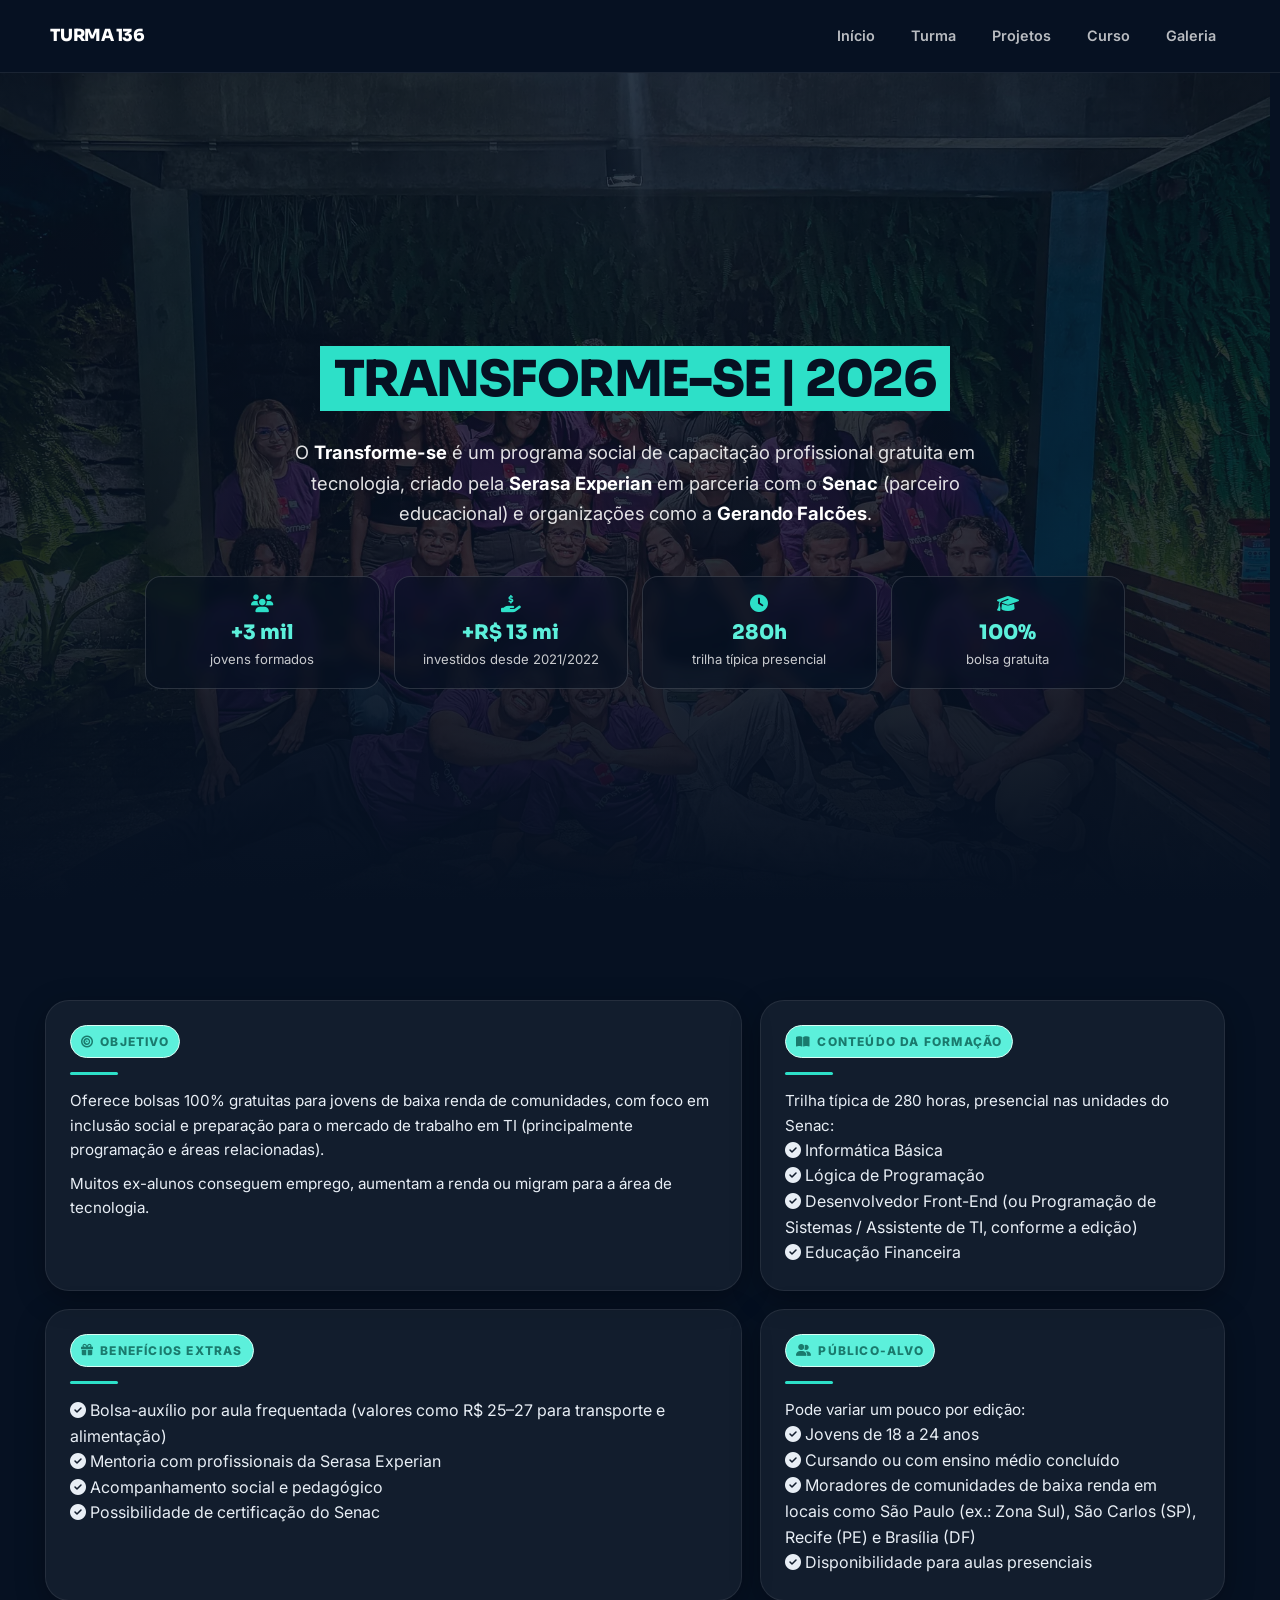
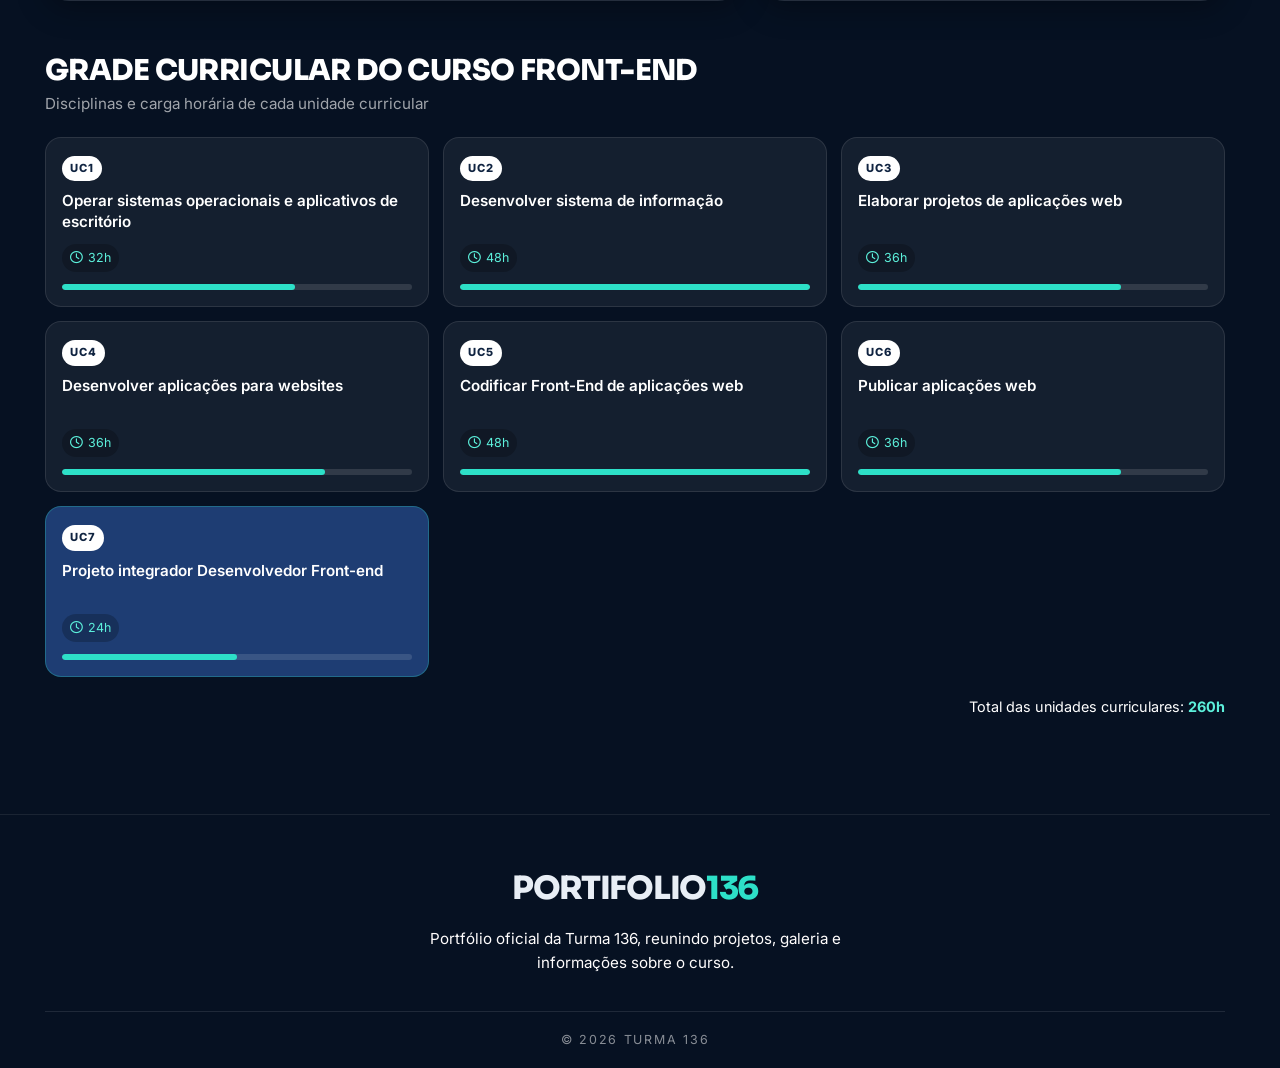
<file: curso.html>
<!DOCTYPE html>
<html lang="pt-br">

<head>
  <meta charset="UTF-8">
  <meta name="viewport" content="width=device-width, initial-scale=1.0">
  <link rel="stylesheet" href="https://cdnjs.cloudflare.com/ajax/libs/font-awesome/6.4.0/css/all.min.css">
  <link rel="icon" type="image/png" href="assents/imagens/SharkImage.png">
  <link rel="stylesheet" href="style/style.css">
  <link rel="stylesheet" href="style/header.css">
  <link rel="stylesheet" href="style/curso.css">
  <link rel="stylesheet" href="style/footer.css">
  <title>Portfólio | Turma 136 - Curso</title>
</head>

<body>
  <header class="header">
    <div class="container nav">
      <a href="index.html" class="brand">
        <div>
          <strong>Turma 136</strong>
        </div>
      </a>
      <nav id="mainNav">
        <a href="index.html">Início</a>
        <a href="turma.html">Turma</a>
        <a href="projetos.html">Projetos</a>
        <a href="curso.html">Curso</a>
        <a href="galeria.html">Galeria</a>
      </nav>
      <button class="menu-toggle" id="menuToggle" aria-label="Abrir menu"><i class="fa-solid fa-bars"></i></button>
    </div>
  </header>

  <main>

    <section id="curso" class="curso">
      <div class="curso-hero">
        <div class="curso-wrap">

          <div class="curso-header">
            <h2 class="curso-titulo">Transforme-se | 2026</h2>
            <p class="curso-intro">
              O <strong>Transforme-se</strong> é um programa social de capacitação profissional gratuita em tecnologia,
              criado pela <strong>Serasa Experian</strong> em parceria com o <strong>Senac</strong> (parceiro
              educacional)
              e organizações como a <strong>Gerando Falcões</strong>.
            </p>
          </div>

          <!-- Números do programa -->
          <div class="curso-stats">
            <div class="stat-card">
              <i class="fa-solid fa-users"></i>
              <strong>+3 mil</strong>
              <span>jovens formados</span>
            </div>
            <div class="stat-card">
              <i class="fa-solid fa-hand-holding-dollar"></i>
              <strong>+R$ 13 mi</strong>
              <span>investidos desde 2021/2022</span>
            </div>
            <div class="stat-card">
              <i class="fa-solid fa-clock"></i>
              <strong>280h</strong>
              <span>trilha típica presencial</span>
            </div>
            <div class="stat-card">
              <i class="fa-solid fa-graduation-cap"></i>
              <strong>100%</strong>
              <span>bolsa gratuita</span>
            </div>
          </div>
        </div>
      </div>

      <div class="curso-wrap curso-conteudo">

        <!-- Características -->
        <div class="curso-info">

          <div class="info-card">
            <span class="info-tag"><i class="fa-solid fa-bullseye"></i> Objetivo</span>
            <div class="divider"></div>
            <p>
              Oferece bolsas 100% gratuitas para jovens de baixa renda de comunidades, com foco em inclusão social e
              preparação para o mercado de trabalho em TI (principalmente programação e áreas relacionadas).
            </p>
            <p>
              Muitos ex-alunos conseguem emprego, aumentam a renda ou migram para a área de tecnologia.
            </p>
          </div>

          <div class="info-card">
            <span class="info-tag"><i class="fa-solid fa-book-open"></i> Conteúdo da formação</span>
            <div class="divider"></div>
            <p>Trilha típica de 280 horas, presencial nas unidades do Senac:</p>
            <ul class="info-list">
              <li><i class="fa-solid fa-circle-check"></i> Informática Básica</li>
              <li><i class="fa-solid fa-circle-check"></i> Lógica de Programação</li>
              <li><i class="fa-solid fa-circle-check"></i> Desenvolvedor Front-End (ou Programação de Sistemas /
                Assistente de TI, conforme a edição)</li>
              <li><i class="fa-solid fa-circle-check"></i> Educação Financeira</li>
            </ul>
          </div>

          <div class="info-card">
            <span class="info-tag"><i class="fa-solid fa-gift"></i> Benefícios extras</span>
            <div class="divider"></div>
            <ul class="info-list">
              <li><i class="fa-solid fa-circle-check"></i> Bolsa-auxílio por aula frequentada (valores como R$ 25–27
                para transporte e alimentação)</li>
              <li><i class="fa-solid fa-circle-check"></i> Mentoria com profissionais da Serasa Experian</li>
              <li><i class="fa-solid fa-circle-check"></i> Acompanhamento social e pedagógico</li>
              <li><i class="fa-solid fa-circle-check"></i> Possibilidade de certificação do Senac</li>
            </ul>
          </div>

          <div class="info-card">
            <span class="info-tag"><i class="fa-solid fa-user-group"></i> Público-alvo</span>
            <div class="divider"></div>
            <p>Pode variar um pouco por edição:</p>
            <ul class="info-list">
              <li><i class="fa-solid fa-circle-check"></i> Jovens de 18 a 24 anos</li>
              <li><i class="fa-solid fa-circle-check"></i> Cursando ou com ensino médio concluído</li>
              <li><i class="fa-solid fa-circle-check"></i> Moradores de comunidades de baixa renda em locais como São
                Paulo (ex.: Zona Sul), São Carlos (SP), Recife (PE) e Brasília (DF)</li>
              <li><i class="fa-solid fa-circle-check"></i> Disponibilidade para aulas presenciais</li>
            </ul>
          </div>

        </div>

        <!-- Grade curricular -->
        <h3 class="grade-titulo">Grade Curricular do Curso Front-End</h3>
        <p class="grade-sub">Disciplinas e carga horária de cada unidade curricular</p>

        <div class="grade-grid">
          <div class="uc-card">
            <span class="uc-num">UC1</span>
            <h4 class="uc-nome">Operar sistemas operacionais e aplicativos de escritório</h4>
            <div class="uc-horas"><i class="fa-regular fa-clock"></i> 32h</div>
            <div class="uc-barra"><span style="--w: 66.6%"></span></div>
          </div>

          <div class="uc-card">
            <span class="uc-num">UC2</span>
            <h4 class="uc-nome">Desenvolver sistema de informação</h4>
            <div class="uc-horas"><i class="fa-regular fa-clock"></i> 48h</div>
            <div class="uc-barra"><span style="--w: 100%"></span></div>
          </div>

          <div class="uc-card">
            <span class="uc-num">UC3</span>
            <h4 class="uc-nome">Elaborar projetos de aplicações web</h4>
            <div class="uc-horas"><i class="fa-regular fa-clock"></i> 36h</div>
            <div class="uc-barra"><span style="--w: 75%"></span></div>
          </div>

          <div class="uc-card">
            <span class="uc-num">UC4</span>
            <h4 class="uc-nome">Desenvolver aplicações para websites</h4>
            <div class="uc-horas"><i class="fa-regular fa-clock"></i> 36h</div>
            <div class="uc-barra"><span style="--w: 75%"></span></div>
          </div>

          <div class="uc-card">
            <span class="uc-num">UC5</span>
            <h4 class="uc-nome">Codificar Front-End de aplicações web</h4>
            <div class="uc-horas"><i class="fa-regular fa-clock"></i> 48h</div>
            <div class="uc-barra"><span style="--w: 100%"></span></div>
          </div>

          <div class="uc-card">
            <span class="uc-num">UC6</span>
            <h4 class="uc-nome">Publicar aplicações web</h4>
            <div class="uc-horas"><i class="fa-regular fa-clock"></i> 36h</div>
            <div class="uc-barra"><span style="--w: 75%"></span></div>
          </div>

          <div class="uc-card destaque">
            <span class="uc-num">UC7</span>
            <h4 class="uc-nome">Projeto integrador Desenvolvedor Front-end</h4>
            <div class="uc-horas"><i class="fa-regular fa-clock"></i> 24h</div>
            <div class="uc-barra"><span style="--w: 50%"></span></div>
          </div>
        </div>

        <p class="grade-total">Total das unidades curriculares: <strong>260h</strong></p>

      </div>
    </section>
  </main>

  <section class="footer-section">
    <footer class="footer">
      <div class="footer-container">
        <div class="footer-content">
          <div class="footer-brand">
            <div class="logo-container">
              <span class="logo">Portifolio<span class="logo-accent">136</span></span>
            </div>
            <p class="description">
              Portfólio oficial da Turma 136, reunindo projetos, galeria e informações sobre o curso.
            </p>
          </div>
        </div>
      </div>
      <div class="footer-bottom">
        <p>&copy; 2026 TURMA 136</p>
      </div>
    </footer>
  </section>


  <script src="script/script.js"></script>
</body>

</html>
</file>
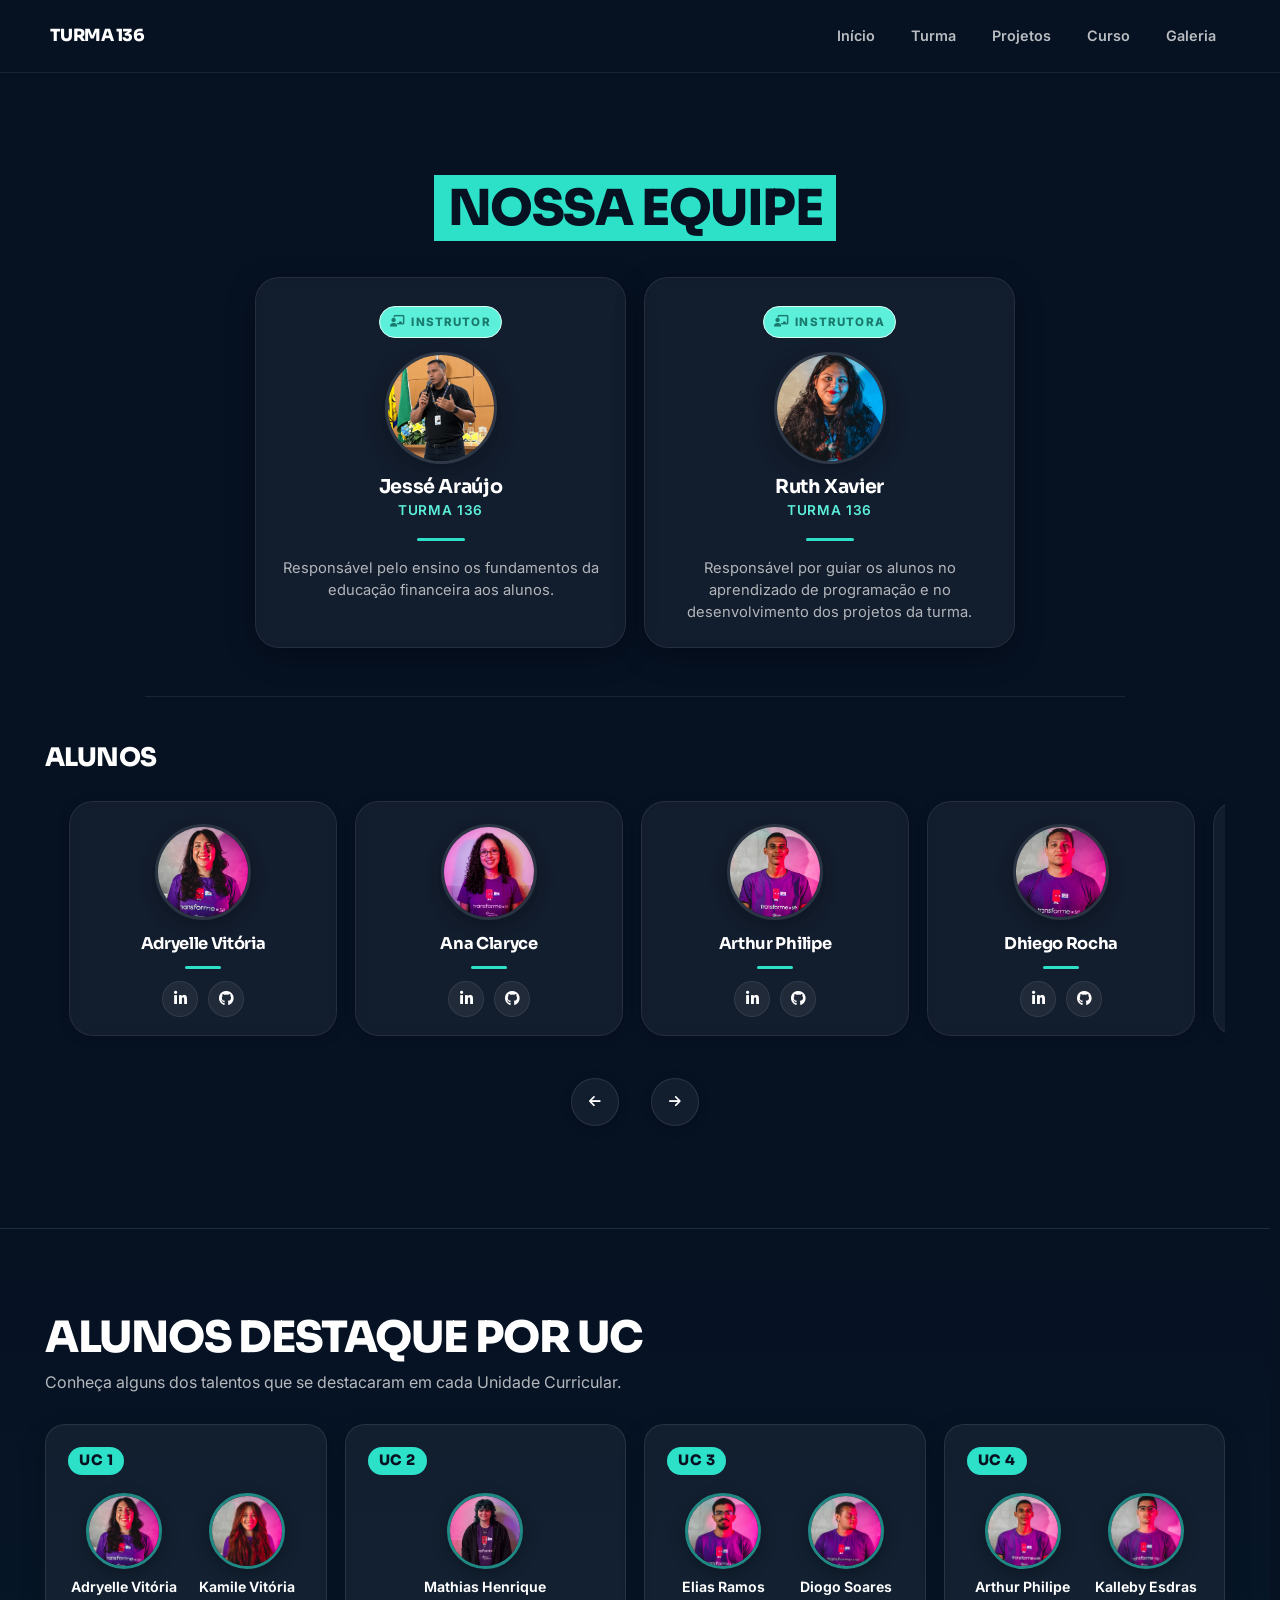
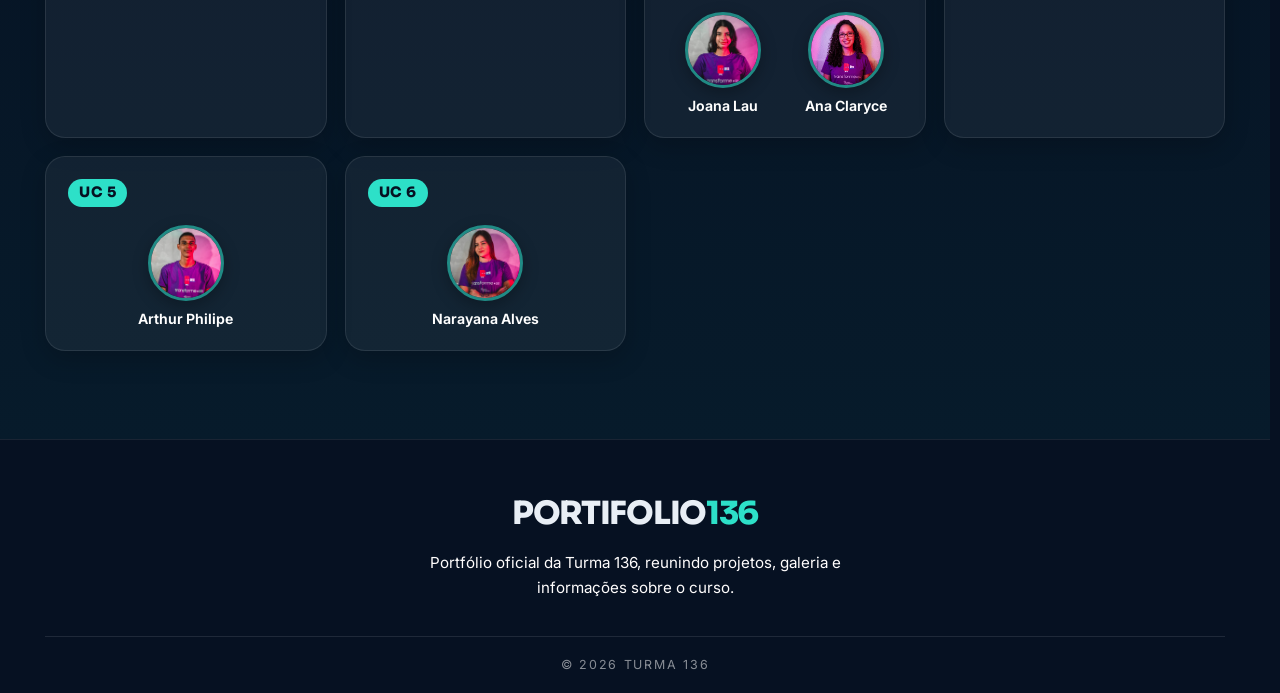
<file: turma.html>
<!DOCTYPE html>
<html lang="pt-br">

<head>
  <meta charset="UTF-8">
  <meta name="viewport" content="width=device-width, initial-scale=1.0">
  <link rel="stylesheet" href="https://cdnjs.cloudflare.com/ajax/libs/font-awesome/6.4.0/css/all.min.css">
  <link rel="icon" type="image/png" href="assents/imagens/SharkImage.png">
  <link rel="stylesheet" href="style/style.css">
  <link rel="stylesheet" href="style/header.css">
  <link rel="stylesheet" href="style/turma.css">
  <link rel="stylesheet" href="style/footer.css">
  <title>Portfólio | Turma 136 - Turma</title>
</head>

<body>
  <header class="header">
    <div class="container nav">
      <a href="index.html" class="brand">
        <div>
          <strong>Turma 136</strong>
        </div>
      </a>
      <nav id="mainNav">
        <a href="index.html">Início</a>
        <a href="turma.html">Turma</a>
        <a href="projetos.html">Projetos</a>
        <a href="curso.html">Curso</a>
        <a href="galeria.html">Galeria</a>
      </nav>
      <button class="menu-toggle" id="menuToggle" aria-label="Abrir menu"><i class="fa-solid fa-bars"></i></button>
    </div>
  </header>

  <main>

    <section class="equipe">
      <h2 class="equipe-titulo" id="turma">Nossa Equipe</h2>

      <!-- Card: Professor - Jessé -->
      <div class="professores-container">
        <div class="professora-card">
          <span class="professora-tag"><i class="fa-solid fa-chalkboard-user"></i> Instrutor</span>
          <img src="assents/imagens/Jesse.jpeg" alt="Foto de Jessé Araújo" class="profile-img">
          <h2 class="profile-name">Jessé Araújo</h2>
          <p class="profile-turma">Turma 136</p>
          <div class="divider"></div>
          <p class="profile-desc">
            Responsável pelo ensino os fundamentos da educação financeira aos alunos.
          </p>
        </div>

        <!-- Card: Professora - Ruth Xavier -->
        <div class="professora-card">
          <span class="professora-tag"><i class="fa-solid fa-chalkboard-user"></i> Instrutora</span>
          <img src="assents/imagens/Ruth.jpeg" alt="Foto de Ruth Xavier" class="profile-img">
          <h2 class="profile-name">Ruth Xavier</h2>
          <p class="profile-turma">Turma 136</p>
          <div class="divider"></div>
          <p class="profile-desc">
            Responsável por guiar os alunos no aprendizado de programação e no desenvolvimento dos projetos da turma.
          </p>
        </div>
      </div>

      <hr class="equipe-separador">

      <h3 class="equipe-subtitulo">Alunos</h3>

      <div class="equipe-grid">


        <!-- Card: Adryelle Vitória -->
        <div class="profile-card">
          <img src="assents/imagens/Adryelle_Senac.jpeg" alt="Foto de Adryelle Vitória" class="profile-img">
          <h2 class="profile-name">Adryelle Vitória</h2>
          <div class="divider"></div>
          <div class="social-links">
            <a href="https://www.linkedin.com/in/adryelle-vit%C3%B3ria-595841225/" target="_blank"
              aria-label="LinkedIn"><i class="fab fa-linkedin-in"></i></a>
            <a href="https://github.com/DriMarvel" target="_blank" aria-label="GitHub"><i class="fab fa-github"></i></a>
          </div>
        </div>

        <!-- Card: Ana Claryce -->
        <div class="profile-card">
          <img src="assents/imagens/AnaClarcy.jpeg" alt="Foto de Ana Claryce" class="profile-img">
          <h2 class="profile-name">Ana Claryce</h2>
          <div class="divider"></div>
          <div class="social-links">
            <a href="https://www.linkedin.com/in/claryce-costa/" target="_blank" aria-label="LinkedIn"><i
                class="fab fa-linkedin-in"></i></a>
            <a href="https://github.com/costaclari" target="_blank" aria-label="GitHub"><i
                class="fab fa-github"></i></a>
          </div>
        </div>

        <!-- Card: Arthur Philipe -->
        <div class="profile-card">
          <img src="assents/imagens/Arthur_Senac.jpeg" alt="Foto de Arthur Philipe" class="profile-img">
          <h2 class="profile-name">Arthur Philipe</h2>
          <div class="divider"></div>
          <div class="social-links">
            <a href="https://www.linkedin.com/in/arthur-philipe-92317935b/" target="_blank" aria-label="LinkedIn"><i
                class="fab fa-linkedin-in"></i></a>
            <a href="https://github.com/ArthurLimaAL" target="_blank" aria-label="GitHub"><i
                class="fab fa-github"></i></a>
          </div>
        </div>

        <!-- Card: Dhiego Rocha -->
        <div class="profile-card">
          <img src="assents/imagens/Dhiego_Senac.jpeg" alt="Foto de Dhiego Rocha" class="profile-img">
          <h2 class="profile-name">Dhiego Rocha</h2>
          <div class="divider"></div>
          <div class="social-links">
            <a href="https://www.linkedin.com/in/dhiegorocha07/" target="_blank" aria-label="LinkedIn"><i
                class="fab fa-linkedin-in"></i></a>
            <a href="https://github.com/dhiego07" target="_blank" aria-label="GitHub"><i class="fab fa-github"></i></a>
          </div>
        </div>

        <!-- Card: Diogo Soares -->
        <div class="profile-card">
          <img src="assents/imagens/Diogo_Senac.jpeg" alt="Foto de Diogo Soares" class="profile-img">
          <h2 class="profile-name">Diogo Soares</h2>
          <div class="divider"></div>
          <div class="social-links">
            <a href="https://www.linkedin.com/in/diogo-melo-5b212a2a4/" target="_blank" aria-label="LinkedIn"><i
                class="fab fa-linkedin-in"></i></a>
            <a href="https://github.com/Dogooh012" target="_blank" aria-label="GitHub"><i class="fab fa-github"></i></a>
          </div>
        </div>

        <!-- Card: Ewerton Tavares -->
        <div class="profile-card">
          <img src="assents/imagens/Ewerton_Senac.jpeg" alt="Foto de Ewerton Tavares" class="profile-img">
          <h2 class="profile-name">Ewerton Tavares</h2>
          <div class="divider"></div>
          <div class="social-links">
            <a href="https://www.linkedin.com/in/ewerton-thyago-aa9973256/" target="_blank" aria-label="LinkedIn"><i
                class="fab fa-linkedin-in"></i></a>
            <a href="https://github.com/ewertonthyago" target="_blank" aria-label="GitHub"><i
                class="fab fa-github"></i></a>
          </div>
        </div>

        <!-- Card: Elias Ramos -->
        <div class="profile-card">
          <img src="assents/imagens/Elias_Senac.jpeg" alt="Foto de Elias Ramos" class="profile-img">
          <h2 class="profile-name">Elias Ramos</h2>
          <div class="divider"></div>
          <div class="social-links">
            <a href="https://www.linkedin.com/in/eliasramos10/" target="_blank" aria-label="LinkedIn"><i
                class="fab fa-linkedin-in"></i></a>
            <a href="https://github.com/Elias969" target="_blank" aria-label="GitHub"><i class="fab fa-github"></i></a>
          </div>
        </div>

        <!-- Card: Jéssica Oliveira -->
        <div class="profile-card">
          <img src="assents/imagens/Jessica_Senac.jpeg" alt="Foto de Jéssica Oliveira" class="profile-img">
          <h2 class="profile-name">Jéssica Oliveira</h2>
          <div class="divider"></div>
          <div class="social-links">
            <a href="https://www.linkedin.com/in/jsscoliveira/" target="_blank" aria-label="LinkedIn"><i
                class="fab fa-linkedin-in"></i></a>
            <a href="https://github.com/jsscoliveiraa" target="_blank" aria-label="GitHub"><i
                class="fab fa-github"></i></a>
          </div>
        </div>

        <!-- Card: Joana Lau -->
        <div class="profile-card">
          <img src="assents/imagens/Joana_Senac.jpeg" alt="Foto de Joana Lau" class="profile-img">
          <h2 class="profile-name">Joana Lau</h2>
          <div class="divider"></div>
          <div class="social-links">
            <a href="https://www.linkedin.com/in/joanalau/" target="_blank" aria-label="LinkedIn"><i
                class="fab fa-linkedin-in"></i></a>
            <a href="https://github.com/JoanaLauDev" target="_blank" aria-label="GitHub"><i
                class="fab fa-github"></i></a>
          </div>
        </div>

        <!-- Card: Kalleby Esdras -->
        <div class="profile-card">
          <img src="assents/imagens/Kalleby_Senac.jpeg" alt="Foto de Kalleby Esdras" class="profile-img">
          <h2 class="profile-name">Kalleby Esdras</h2>
          <div class="divider"></div>
          <div class="social-links">
            <a href="https://www.linkedin.com/in/kalleby-esdras/" target="_blank" aria-label="LinkedIn"><i
                class="fab fa-linkedin-in"></i></a>
            <a href="https://github.com/Kesdras" target="_blank" aria-label="GitHub"><i class="fab fa-github"></i></a>
          </div>
        </div>

        <!-- Card: Kamile Vitória -->
        <div class="profile-card">
          <img src="assents/imagens/Kamile_Senac.jpeg" alt="Foto de Kamile Vitória" class="profile-img">
          <h2 class="profile-name">Kamile Vitória</h2>
          <div class="divider"></div>
          <div class="social-links">
            <a href="" target="_blank" aria-label="LinkedIn"><i class="fab fa-linkedin-in"></i></a>
            <a href="" target="_blank" aria-label="GitHub"><i class="fab fa-github"></i></a>
          </div>
        </div>

        <!-- Card: Kauã Felipe -->
        <div class="profile-card">
          <img src="assents/imagens/KauaF_Senac.jpeg" alt="Foto de Kauã Felipe" class="profile-img">
          <h2 class="profile-name">Kauã Felipe</h2>
          <div class="divider"></div>
          <div class="social-links">
            <a href="https://www.linkedin.com/in/kaua-felipe-silva/" target="_blank" aria-label="LinkedIn"><i
                class="fab fa-linkedin-in"></i></a>
            <a href="https://github.com/poucopensamento" target="_blank" aria-label="GitHub"><i
                class="fab fa-github"></i></a>
          </div>
        </div>

        <!-- Card: Kauã Rodrigues -->
        <div class="profile-card">
          <img src="assents/imagens/KauaR_Senac.jpeg" alt="Foto de Kauã Rodrigues" class="profile-img">
          <h2 class="profile-name">Kauã Rodrigues</h2>
          <div class="divider"></div>
          <div class="social-links">
            <a href="https://www.linkedin.com/in/joseleonardo00710/" target="_blank" aria-label="LinkedIn"><i
                class="fab fa-linkedin-in"></i></a>
            <a href="https://github.com/kauaarodriguess2021-prog" target="_blank" aria-label="GitHub"><i
                class="fab fa-github"></i></a>
          </div>
        </div>

        <!-- Card: Leonardo Neto -->
        <div class="profile-card">
          <img src="assents/imagens/Leo_Senac.jpeg" alt="Foto de Leonardo Neto" class="profile-img">
          <h2 class="profile-name">Leonardo Neto</h2>
          <div class="divider"></div>
          <div class="social-links">
            <a href="https://www.linkedin.com/in/joseleonardo00710/" target="_blank" aria-label="LinkedIn"><i
                class="fab fa-linkedin-in"></i></a>
            <a href="https://github.com/leoneto00710" target="_blank" aria-label="GitHub"><i
                class="fab fa-github"></i></a>
          </div>
        </div>

        <!-- Card: Levi Alves -->
        <div class="profile-card">
          <img src="assents/imagens/Levi_Senac.jpeg" alt="Foto de Levi Alves" class="profile-img">
          <h2 class="profile-name">Levi Alves</h2>
          <div class="divider"></div>
          <div class="social-links">
            <a href="https://www.linkedin.com/in/levialvesdev/" target="_blank" aria-label="LinkedIn"><i
                class="fab fa-linkedin-in"></i></a>
            <a href="https://github.com/LeviAlves-01" target="_blank" aria-label="GitHub"><i
                class="fab fa-github"></i></a>
          </div>
        </div>

        <!-- Card: Luis Miguel -->
        <div class="profile-card">
          <img src="assents/imagens/Miguel_Senac.jpeg" alt="Foto de Luis Miguel" class="profile-img">
          <h2 class="profile-name">Luis Miguel</h2>
          <div class="divider"></div>
          <div class="social-links">
            <a href="https://www.linkedin.com/in/miguel-pergentino-9386a732b/" target="_blank" aria-label="LinkedIn"><i
                class="fab fa-linkedin-in"></i></a>
            <a href="https://github.com/PergentinoS2" target="_blank" aria-label="GitHub"><i
                class="fab fa-github"></i></a>
          </div>
        </div>

        <!-- Card: Marcos Gabriel -->
        <div class="profile-card">
          <img src="assents/imagens/Marcos_Senac.jpeg" alt="Foto de Marcos Gabriel" class="profile-img">
          <h2 class="profile-name">Marcos Gabriel</h2>
          <div class="divider"></div>
          <div class="social-links">
            <a href="https://www.linkedin.com/in/marcos-gabriel-8899b7358/" target="_blank" aria-label="LinkedIn"><i
                class="fab fa-linkedin-in"></i></a>
            <a href="https://github.com/Marcosgalvaoo" target="_blank" aria-label="GitHub"><i
                class="fab fa-github"></i></a>
          </div>
        </div>

        <!-- Card: Mathias Henrique -->
        <div class="profile-card">
          <img src="assents/imagens/Mathias_Senac.jpeg" alt="Foto de Mathias Henrique" class="profile-img">
          <h2 class="profile-name">Mathias Henrique</h2>
          <div class="divider"></div>
          <div class="social-links">
            <a href="https://github.com/MathiasHenrique" target="_blank" aria-label="GitHub"><i
                class="fab fa-github"></i></a>
            <a href="https://www.linkedin.com/in/mathias-henrique/?isSelfProfile=false" target="_blank"
              aria-label="LinkedIn"><i class="fab fa-linkedin-in"></i></a>
          </div>
        </div>

        <!-- Card: Narayana Alves -->
        <div class="profile-card">
          <img src="assents/imagens/Narayana_Senac.jpeg" alt="Foto de Narayana Alves" class="profile-img">
          <h2 class="profile-name">Narayana Alves</h2>
          <div class="divider"></div>
          <div class="social-links">
            <a href="https://www.linkedin.com/in/narayana-alves-55b389202/" target="_blank" aria-label="LinkedIn"><i
                class="fab fa-linkedin-in"></i></a>
            <a href="https://github.com/narayanaalves098-commits" target="_blank" aria-label="GitHub"><i
                class="fab fa-github"></i></a>
          </div>
        </div>

        <!-- Card: Natália Vasconcelos -->
        <div class="profile-card">
          <img src="assents/imagens/Natalia_Senac.jpeg" alt="Foto de Natália Vasconcelos" class="profile-img">
          <h2 class="profile-name">Natália Vasconcelos</h2>
          <div class="divider"></div>
          <div class="social-links">
            <a href="https://www.linkedin.com/in/natalia-vasconcelos2606/" target="_blank" aria-label="LinkedIn"><i
                class="fab fa-linkedin-in"></i></a>
            <a href="https://github.com/nahvvasc" target="_blank" aria-label="GitHub"><i class="fab fa-github"></i></a>
          </div>
        </div>

        <!-- Card: Paulo Ricardo -->
        <div class="profile-card">
          <img src="assents/imagens/Paulo_Senac.jpeg" alt="Foto de Paulo Ricardo" class="profile-img">
          <h2 class="profile-name">Paulo Ricardo</h2>
          <div class="divider"></div>
          <div class="social-links">
            <a href="https://www.linkedin.com/in/pauloricardofranca08/" target="_blank" aria-label="LinkedIn"><i
                class="fab fa-linkedin-in"></i></a>
            <a href="https://github.com/Paulowsky08" target="_blank" aria-label="GitHub"><i
                class="fab fa-github"></i></a>
          </div>
        </div>

        <!-- Card: Richard Manoel -->
        <div class="profile-card">
          <img src="assents/imagens/Richard_Senac.jpeg" alt="Foto de Richard Manoel" class="profile-img">
          <h2 class="profile-name">Richard Manoel</h2>
          <div class="divider"></div>
          <div class="social-links">
            <a href="https://www.linkedin.com/in/richard-manoel-03568035a/" target="_blank" aria-label="LinkedIn"><i
                class="fab fa-linkedin-in"></i></a>
            <a href="https://github.com/manoelrichard8366-hub" target="_blank" aria-label="GitHub"><i
                class="fab fa-github"></i></a>
          </div>
        </div>

      </div>
    </section>

    <section class="alunos-destaques" aria-labelledby="destaques-titulo">
      <div class="destaques-container">
        <h2 class="destaques-titulo" id="destaques-titulo">Alunos destaque por UC</h2>
        <p class="destaques-intro">Conheça alguns dos talentos que se destacaram em cada Unidade Curricular.</p>

        <div class="uc-destaques-grid">
          <article class="uc-destaque-card">
            <h3>UC 1</h3>
            <div class="uc-alunos">
              <div class="uc-aluno">
                <img src="assents/imagens/Adryelle_Senac.jpeg" alt="Foto de Adryelle Vitória">
                <span>Adryelle Vitória</span>
              </div>
              <div class="uc-aluno">
                <img src="assents/imagens/Kamile_Senac.jpeg" alt="Foto de Kamile Vitória">
                <span>Kamile Vitória</span>
              </div>
            </div>
          </article>

          <article class="uc-destaque-card">
            <h3>UC 2</h3>
            <div class="uc-alunos">
              <div class="uc-aluno">
                <img src="assents/imagens/Mathias_Senac.jpeg" alt="Foto de Mathias Henrique">
                <span>Mathias Henrique</span>
              </div>
            </div>
          </article>

          <article class="uc-destaque-card">
            <h3>UC 3</h3>
            <div class="uc-alunos">
              <div class="uc-aluno">
                <img src="assents/imagens/Elias_Senac.jpeg" alt="Foto de Elias Ramos">
                <span>Elias Ramos</span>
              </div>
              <div class="uc-aluno">
                <img src="assents/imagens/Diogo_Senac.jpeg" alt="Foto de Diogo Soares">
                <span>Diogo Soares</span>
              </div>
              <div class="uc-aluno">
                <img src="assents/imagens/Joana_Senac.jpeg" alt="Foto de Joana Lau">
                <span>Joana Lau</span>
              </div>
              <div class="uc-aluno">
                <img src="assents/imagens/AnaClarcy.jpeg" alt="Foto de Ana Claryce">
                <span>Ana Claryce</span>
              </div>
            </div>
          </article>

          <article class="uc-destaque-card">
            <h3>UC 4</h3>
            <div class="uc-alunos">
              <div class="uc-aluno">
                <img src="assents/imagens/Arthur_Senac.jpeg" alt="Foto de Arthur Philipe">
                <span>Arthur Philipe</span>
              </div>
              <div class="uc-aluno">
                <img src="assents/imagens/Kalleby_Senac.jpeg" alt="Foto de Kalleby Esdras">
                <span>Kalleby Esdras</span>
              </div>
            </div>
          </article>

          <article class="uc-destaque-card">
            <h3>UC 5</h3>
            <div class="uc-alunos">
              <div class="uc-aluno">
                <img src="assents/imagens/Arthur_Senac.jpeg" alt="Foto de Arthur Philipe">
                <span>Arthur Philipe</span>
              </div>
            </div>
          </article>

          <article class="uc-destaque-card">
            <h3>UC 6</h3>
            <div class="uc-alunos">
              <div class="uc-aluno">
                <img src="assents/imagens/Narayana_Senac.jpeg" alt="Foto de Narayana Alves">
                <span>Narayana Alves</span>
              </div>
            </div>
          </article>
        </div>
      </div>
    </section>

    <!-- =============== -->
    <!-- SEÇÃO DO CURSO -->
    <!-- =============== -->
  </main>

  <section class="footer-section">
    <footer class="footer">
      <div class="footer-container">
        <div class="footer-content">
          <div class="footer-brand">
            <div class="logo-container">
              <span class="logo">Portifolio<span class="logo-accent">136</span></span>
            </div>
            <p class="description">
              Portfólio oficial da Turma 136, reunindo projetos, galeria e informações sobre o curso.
            </p>
          </div>
        </div>
      </div>
      <div class="footer-bottom">
        <p>&copy; 2026 TURMA 136</p>
      </div>
    </footer>
  </section>

  <script src="script/script.js"></script>
</body>

</html>
</file>
<file: style/style.css>
/* Turma 136 — Global Styles - TEMA DARK CURSO (replicado) */
@import url('https://fonts.googleapis.com/css2?family=Inter:wght@400;500;600;700;800&family=Sora:wght@600;700;800&display=swap');

:root {
  --navy-950: #0A1F35;
  --navy-900: #122B4A;
  --navy-800: #1A365D;
  --navy-700: #234A7A;
  --navy-600: #2C5A8E;
  --navy-100: #E8EEF5;
  --navy-50: #F5F8FC;

  --blue-950: #061122;
  --blue-900: #0F2340;
  --blue-800: #16325E;
  --blue-700: #1E3D73;
  --blue-50: #EEF2FB;

  --cyan-900: #1a7a6d;
  --cyan-600: #239c8c;
  --cyan-400: #2DE0C8;
  --cyan-300: #5CF0DB;
  --cyan-50: #E6FCF8;

  --purple-600: #7A5CFA;
  --purple-500: #8B75FF;
  --purple-50: #EDE9FF;

  --white: #FFFFFF;
  --off-white: #061122;
  --gray-100: #E8EEF5;
  --gray-200: #D0DCEB;
  --gray-400: #8A9BB0;
  --gray-700: #B8CDD4;
  --gray-900: #E8F2F5;

  --radius-lg: 24px;
  --radius-md: 16px;
  --radius-pill: 999px;
  --shadow-sm: 0 2px 12px rgba(0, 0, 0, 0.20);
  --shadow-md: 0 8px 30px rgba(0, 0, 0, 0.30);
  --max-w: 1180px;
  --header-h: 72px;
}

*,
*::before,
*::after {
  box-sizing: border-box
}

* {
  margin: 0;
  padding: 0
}

html {
  scroll-behavior: smooth;
  scrollbar-gutter: stable;
  scroll-padding-top: var(--header-h)
}

body {
  font-family: 'Inter', system-ui, sans-serif;
  background: var(--blue-950);
  color: var(--gray-100);
  line-height: 1.6;
  -webkit-font-smoothing: antialiased;
  padding-top: var(--header-h);
}

img {
  display: block;
  max-width: 100%
}

a {
  color: inherit;
  text-decoration: none
}

ul {
  list-style: none
}

::selection {
  background: var(--cyan-400);
  color: var(--blue-950)
}

.container {
  width: min(calc(100% - 48px), var(--max-w));
  margin-inline: auto
}

::-webkit-scrollbar {
  width: 10px;
  height: 10px
}

::-webkit-scrollbar-thumb {
  background: var(--blue-800);
  border-radius: 999px;
  border: 2px solid var(--blue-950)
}

::-webkit-scrollbar-track {
  background: var(--blue-950)
}

h1,
h2,
h3 {
  font-family: 'Sora', 'Inter', sans-serif;
  letter-spacing: -0.02em;
  line-height: .95;
  text-wrap: balance;
  color: var(--white)
}

.divider {
  width: 48px;
  height: 3px;
  border-radius: 999px;
  background: var(--cyan-400);
  margin: 16px auto
}

.btn {
  display: inline-flex;
  align-items: center;
  justify-content: center;
  gap: 8px;
  padding: 14px 22px;
  border-radius: var(--radius-pill);
  font-weight: 700;
  font-size: .95rem;
  transition: transform .18s ease, background .2s ease, color .2s ease, box-shadow .2s ease;
  border: 1.5px solid transparent;
  letter-spacing: -0.01em
}

.btn:active {
  transform: scale(.98)
}

.btn.primary {
  background: var(--cyan-400);
  color: var(--blue-950);
  box-shadow: var(--shadow-sm)
}

.btn.primary:hover {
  background: var(--cyan-300);
  box-shadow: var(--shadow-md);
  transform: translateY(-1px)
}

.btn.secondary {
  background: rgba(255, 255, 255, 0.06);
  color: var(--white);
  border-color: rgba(255, 255, 255, 0.12)
}

.btn.secondary:hover {
  background: rgba(255, 255, 255, 0.10);
  color: var(--white);
  border-color: var(--cyan-400);
  transform: translateY(-1px)
}

@keyframes rise {
  from {
    opacity: 0;
    transform: translateY(12px)
  }

  to {
    opacity: 1;
    transform: translateY(0)
  }
}
</file>
<file: style/header.css>
.header {
    position: fixed;
    top: 0;
    right: 0;
    left: 0;
    z-index: 1000;
    background: var(--blue-950);
    backdrop-filter: none;
    -webkit-backdrop-filter: none;
    border-bottom: 1px solid rgba(255, 255, 255, 0.08)
}

.header .nav {
    height: var(--header-h);
    display: flex;
    align-items: center;
    justify-content: space-between;
    gap: 24px;
    position: relative
}

.brand {
    display: flex;
    align-items: center;
    gap: 12px
}

.brand img {
    width: 40px;
    height: 40px;
    object-fit: contain;
    border-radius: 12px;
    background: var(--white);
    box-shadow: 0 2px 12px rgba(0, 0, 0, 0.20);
    padding: 2px
}

.brand strong {
    font-family: 'Sora', sans-serif;
    font-weight: 800;
    font-size: 1.05rem;
    letter-spacing: -0.03em;
    color: var(--white);
    text-transform: uppercase
}

.header nav {
    display: flex;
    align-items: center;
    gap: 8px
}

.header nav a {
    position: relative;
    padding: 8px 14px;
    border-radius: 999px;
    font-size: .9rem;
    font-weight: 600;
    color: rgba(255, 255, 255, 0.72);
    transition: color .2s ease, background .2s ease
}

.header nav a::after {
    content: "";
    position: absolute;
    left: 14px;
    right: 14px;
    bottom: 6px;
    height: 2px;
    border-radius: 999px;
    background: var(--cyan-400);
    transform: scaleX(0);
    transform-origin: left;
    transition: transform .25s ease
}

.header nav a:hover {
    color: var(--white);
    background: rgba(255, 255, 255, 0.08)
}

.header nav a:hover::after {
    transform: scaleX(1)
}

.menu-toggle {
    display: none;
    width: 44px;
    height: 44px;
    border-radius: 12px;
    border: 1px solid rgba(255, 255, 255, 0.14);
    background: rgba(255, 255, 255, 0.06);
    color: var(--white);
    align-items: center;
    justify-content: center;
    cursor: pointer;
    transition: all .2s ease
}

.menu-toggle:hover {
    background: var(--cyan-400);
    color: var(--blue-950);
    border-color: var(--cyan-400)
}

.menu-toggle i {
    font-size: 1.1rem
}

@media (max-width:820px) {
    :root {
        --header-h: 64px
    }

    .header .nav {
        height: var(--header-h)
    }

    .header nav {
        gap: 2px
    }

    .header nav a {
        padding: 8px 10px;
        font-size: .84rem
    }

    .brand strong {
        font-size: .95rem
    }
}

@media (max-width:680px) {
    .menu-toggle {
        display: inline-flex
    }

    .header nav {
        position: absolute;
        top: calc(100% + 8px);
        left: 0;
        right: 0;
        background: var(--blue-950);
        border: 1px solid rgba(255, 255, 255, 0.10);
        border-radius: 24px;
        box-shadow: 0 8px 30px rgba(0, 0, 0, 0.30);
        flex-direction: column;
        align-items: stretch;
        padding: 8px;
        gap: 4px;
        opacity: 0;
        visibility: hidden;
        transform: translateY(-8px);
        transition: all .22s ease;
        pointer-events: none
    }

    .header nav.open {
        opacity: 1;
        visibility: visible;
        transform: translateY(0);
        pointer-events: auto
    }

    .header nav a {
        padding: 14px 16px;
        border-radius: 12px;
        font-size: .95rem;
        color: rgba(255, 255, 255, 0.80)
    }

    .header nav a::after {
        display: none
    }

    .header nav a:hover {
        background: rgba(255, 255, 255, 0.08);
        color: var(--white)
    }
}
</file>
<file: style/curso.css>
.curso {
  background: var(--blue-950);
  color: var(--white);
  padding: 0 0 clamp(56px, 8vw, 96px);
  position: relative;
  overflow: hidden;
}

.curso-wrap {
  width: min(calc(100% - 48px), var(--max-w));
  margin: 0 auto;
  position: relative;
}

.curso-hero {
  position: relative;
  display: flex;
  align-items: center;
  min-height: calc(100vh - var(--header-h));
  min-height: calc(100svh - var(--header-h));
  padding: clamp(88px, 15vh, 160px) 0 clamp(48px, 8vh, 88px);
  background:
    linear-gradient(
      180deg,
      rgba(6, 17, 34, 0.74) 0%,
      rgba(6, 17, 34, 0.82) 62%,
      var(--blue-950) 100%
    ),
    url("../assents/imagens/Turma_curso.webp") center 38% / cover no-repeat;
}

.curso-hero .curso-wrap {
  text-align: center;
}

.curso-conteudo {
  padding-top: clamp(40px, 6vw, 64px);
}

.curso-header {
  max-width: 820px;
  margin: 0 auto;
}

.curso-titulo {
  max-width: 860px;
  margin: 0 auto;
  display: block;
  font-size: clamp(2rem, 4.5vw, 3.1rem);
  width: fit-content;
  font-weight: 900;
  text-transform: uppercase;
  line-height: 0.95;
  letter-spacing: -0.03em;
  background: var(--cyan-400);
  color: var(--blue-950);
  padding: 10px 14px 8px;
  box-decoration-break: clone;
  -webkit-box-decoration-break: clone;
}

.curso-intro {
  margin: 26px auto 0;
  color: rgba(255, 255, 255, 0.88);
  font-size: clamp(1rem, 1.7vw, 1.15rem);
  line-height: 1.65;
  max-width: 62ch;
}

.curso-intro strong {
  color: var(--white);
  font-weight: 700;
}

.curso-stats {
  margin: 48px auto 0;
  max-width: 980px;
  display: grid;
  grid-template-columns: repeat(4, minmax(0, 1fr));
  gap: 14px;
}

.stat-card {
  background: rgba(6, 17, 34, 0.58);
  border: 1px solid rgba(255, 255, 255, 0.14);
  border-radius: var(--radius-md);
  padding: 18px 16px;
  backdrop-filter: blur(6px);
  text-align: center;
}

.stat-card i {
  font-size: 1.1rem;
  color: var(--cyan-400);
  margin-bottom: 10px;
  display: block;
}

.stat-card strong {
  display: block;
  font-family: "Sora", sans-serif;
  font-size: 1.25rem;
  font-weight: 800;
  line-height: 1;
  color: var(--cyan-300);
}

.stat-card span {
  display: block;
  margin-top: 6px;
  font-size: 0.82rem;
  color: rgba(255, 255, 255, 0.78);
}

.curso-info {
  margin-top: 36px;
  display: grid;
  grid-template-columns: 1.2fr 0.8fr;
  gap: 18px;
}

.info-card,
.requisitos-card {
  background: rgba(255, 255, 255, 0.05);
  color: var(--gray-100);
  border-radius: var(--radius-lg);
  padding: 24px;
  box-shadow: var(--shadow-md);
  border: 1px solid rgba(255, 255, 255, 0.08);
}

.info-tag,
.requisitos-tag {
  display: inline-flex;
  align-items: center;
  gap: 6px;
  font-size: 0.75rem;
  font-weight: 800;
  letter-spacing: 0.1em;
  text-transform: uppercase;
  color: var(--cyan-900);
  background: var(--cyan-300);
  border: 1px solid #d9fff5;
  padding: 6px 10px;
  border-radius: var(--radius-pill);
}

.info-card .divider,
.requisitos-card .divider {
  margin: 14px 0 14px 0;
  background: var(--cyan-400);
}

.info-card p {
  color: var(--gray-100);
  font-size: 0.95rem;
}

.info-card p + p {
  margin-top: 10px;
}

.requisitos-card ul {
  margin-top: 8px;
  display: grid;
  gap: 10px;
}

.requisitos-card li {
  display: flex;
  gap: 10px;
  align-items: flex-start;
  font-size: 0.92rem;
  color: var(--gray-100);
}

.requisitos-card li i {
  color: var(--cyan-400);
  margin-top: 3px;
}

.grade-titulo {
  margin-top: 56px;
  font-size: clamp(1.4rem, 3vw, 1.8rem);
  font-weight: 800;
  text-transform: uppercase;
  color: var(--white);
}

.grade-sub {
  margin-top: 8px;
  color: rgba(255, 255, 255, 0.62);
  font-size: 0.95rem;
}

.grade-grid {
  margin-top: 20px;
  display: grid;
  grid-template-columns: repeat(3, minmax(0, 1fr));
  gap: 14px;
}

.uc-card {
  background: rgba(255, 255, 255, 0.06);
  border: 1px solid rgba(255, 255, 255, 0.1);
  border-radius: var(--radius-md);
  padding: 16px;
  transition:
    transform 0.2s ease,
    background 0.2s ease;
}

.uc-card:hover {
  transform: translateY(-2px);
  background: rgba(255, 255, 255, 0.09);
}

.uc-card.destaque {
  background: var(--blue-700);
  border-color: rgba(45, 224, 200, 0.28);
}

.uc-num {
  display: inline-flex;
  padding: 4px 8px;
  border-radius: 999px;
  font-size: 0.7rem;
  font-weight: 800;
  letter-spacing: 0.08em;
  background: var(--white);
  color: var(--blue-900);
}

.uc-nome {
  margin-top: 10px;
  font-size: 0.95rem;
  font-weight: 600;
  line-height: 1.35;
  min-height: 2.7em;
  color: var(--white);
}

.uc-horas {
  margin-top: 12px;
  display: inline-flex;
  align-items: center;
  gap: 6px;
  font-size: 0.78rem;
  color: var(--cyan-300);
  background: rgba(0, 0, 0, 0.22);
  padding: 4px 8px;
  border-radius: 999px;
}

.uc-barra {
  margin-top: 12px;
  height: 6px;
  background: rgba(255, 255, 255, 0.12);
  border-radius: 999px;
  overflow: hidden;
}

.uc-barra span {
  display: block;
  height: 100%;
  width: var(--w);
  background: var(--cyan-400);
  border-radius: 999px;
}

.grade-total {
  margin-top: 18px;
  text-align: right;
  color: rgb(255, 255, 255);
  font-size: 0.9rem;
}

.grade-total strong {
  color: var(--cyan-300);
}

@media (max-width: 960px) {
  .curso-stats {
    grid-template-columns: repeat(2, 1fr);
  }

  .curso-info {
    grid-template-columns: 1fr;
  }

  .grade-grid {
    grid-template-columns: repeat(2, 1fr);
  }
}

@media (max-width: 560px) {
  .curso-hero {
    padding: 72px 0 48px;
  }

  .curso-stats {
    margin-top: 36px;
  }

  .grade-grid {
    grid-template-columns: 1fr;
  }

  .curso-titulo {
    font-size: clamp(1.8rem, 8vw, 2.4rem);
    padding: 8px 10px 6px;
  }
}
</file>
<file: style/footer.css>
.footer-section {
    background: var(--blue-950);
    color: var(--gray-100);
    padding-top: 48px;
    border-top: 1px solid rgba(255, 255, 255, .08);
}

.footer {
    width: min(calc(100% - 48px), var(--max-w));
    margin: 0 auto;
}

.footer-container {
    display: grid;
    place-items: center;
    text-align: center;
    padding-bottom: 36px;
}

.logo-container .logo {
    font-family: 'Sora', sans-serif;
    font-weight: 800;
    font-size: clamp(1.6rem, 3vw, 2rem);
    letter-spacing: -0.04em;
    text-transform: uppercase;
}

.logo-accent {
    color: var(--cyan-400);
}

.footer .description {
    margin-top: 12px;
    max-width: 48ch;
    color: rgb(255, 253, 253);
    font-size: .95rem;
}

.footer-bottom {
    border-top: 1px solid rgba(255, 255, 255, .10);
    padding: 18px 0;
    text-align: center;
    font-size: .78rem;
    letter-spacing: .14em;
    text-transform: uppercase;
    color: rgba(255, 255, 255, .52);
}
</file>
<file: style/turma.css>
.equipe {
  background: var(--blue-950);
  padding: clamp(56px, 8vw, 104px) 0;
  border-top: 1px solid rgba(255, 255, 255, 0.06);
}

.equipe-titulo {
  text-align: left;
  max-width: 860px;
  margin: 0 auto;
  font-size: clamp(2rem, 4.5vw, 3.1rem);
  font-weight: 900;
  color: var(--blue-950);
  background: var(--cyan-400);
  width: fit-content;
  padding: 10px 14px 8px;
  text-transform: uppercase;
  letter-spacing: -0.03em;
  line-height: .95;
  box-decoration-break: clone;
  -webkit-box-decoration-break: clone;
}

.equipe-titulo::after {
  display: none
}

.professores-container {
  width: min(calc(100% - 48px), 760px);
  margin: 36px auto 0;
  display: grid;
  grid-template-columns: repeat(2, minmax(0, 1fr));
  gap: 18px;
}

.professora-card {
  position: relative;
  background: rgba(255, 255, 255, 0.05);
  color: var(--white);
  border-radius: 24px;
  padding: 28px 24px 24px;
  text-align: center;
  box-shadow: 0 8px 30px rgba(0, 0, 0, 0.30);
  overflow: hidden;
  border: 1px solid rgba(255, 255, 255, 0.08);
  backdrop-filter: blur(6px);
}

.professora-card::before {
  display: none
}

.professora-tag {
  display: inline-flex;
  align-items: center;
  gap: 6px;
  padding: 6px 10px;
  border-radius: 999px;
  background: var(--cyan-300);
  border: 1px solid #d9fff5;
  font-size: .72rem;
  font-weight: 800;
  letter-spacing: .10em;
  text-transform: uppercase;
  color: var(--cyan-900);
  margin-bottom: 14px;
}

.professora-card .profile-img {
  width: 112px;
  height: 112px;
  border-radius: 50%;
  object-fit: cover;
  margin: 0 auto 14px;
  border: 3px solid rgba(255, 255, 255, 0.12);
  box-shadow: 0 8px 24px rgba(0, 0, 0, 0.24);
}

.professora-card .profile-name {
  font-size: 1.2rem;
  font-weight: 700;
  color: var(--white)
}

.professora-card .profile-turma {
  font-size: .85rem;
  color: var(--cyan-300);
  font-weight: 600;
  letter-spacing: .06em;
  text-transform: uppercase;
  margin-top: 4px
}

.professora-card .profile-desc {
  margin-top: 10px;
  font-size: .92rem;
  color: rgba(255, 255, 255, 0.68);
  line-height: 1.5
}

.equipe-separador {
  width: min(calc(100% - 48px), 980px);
  margin: 48px auto;
  border: none;
  height: 1px;
  background: rgba(255, 255, 255, 0.08)
}

.equipe-subtitulo {
  text-align: left;
  width: min(calc(100% - 48px), 1180px);
  margin: 0 auto 20px;
  font-size: clamp(1.2rem, 2.5vw, 1.6rem);
  font-weight: 800;
  color: var(--white);
  text-transform: uppercase;
  letter-spacing: -0.02em;
}

.equipe .equipe-grid {
  display: flex;
  gap: 18px;
  overflow-x: auto;
  overflow-y: hidden;
  padding: 12px 24px 28px;
  scroll-snap-type: x mandatory;
  scroll-padding-inline: 24px;
  -webkit-overflow-scrolling: touch;
  scrollbar-width: none;
}

.equipe .equipe-grid::-webkit-scrollbar {
  display: none
}

.profile-card {
  flex: 0 0 268px;
  scroll-snap-align: start;
  background: rgba(255, 255, 255, 0.05);
  border: 1px solid rgba(255, 255, 255, 0.08);
  border-radius: 24px;
  padding: 22px 18px 18px;
  text-align: center;
  box-shadow: 0 2px 12px rgba(0, 0, 0, 0.20);
  transition: transform .22s ease, background .22s ease, border-color .22s ease;
  backdrop-filter: blur(6px);
}

.profile-card:hover {
  transform: translateY(-4px);
  background: rgba(255, 255, 255, 0.08);
  border-color: rgba(45, 224, 200, 0.22)
}

.profile-card .profile-img {
  width: 96px;
  height: 96px;
  border-radius: 50%;
  object-fit: cover;
  margin: 0 auto 14px;
  border: 3px solid rgba(255, 255, 255, 0.10);
  box-shadow: 0 6px 18px rgba(0, 0, 0, 0.24)
}

.profile-card .profile-name {
  font-size: 1.02rem;
  font-weight: 700;
  color: var(--white);
  line-height: 1.2
}

.profile-card .divider {
  margin: 12px auto;
  width: 36px;
  height: 3px;
  background: var(--cyan-400)
}

.social-links {
  display: flex;
  justify-content: center;
  gap: 10px;
  margin-top: 6px
}

.social-links a {
  width: 36px;
  height: 36px;
  display: grid;
  place-items: center;
  border-radius: 50%;
  background: rgba(255, 255, 255, 0.06);
  color: var(--white);
  border: 1px solid rgba(255, 255, 255, 0.08);
  transition: all .2s ease;
  font-size: .95rem
}

.social-links a:hover {
  background: var(--cyan-400);
  color: var(--blue-950);
  border-color: var(--cyan-400);
  transform: translateY(-1px)
}

.turma-carousel-wrap {
  width: min(calc(100% - 48px), 1180px);
  margin: 0 auto;
  position: relative
}

.turma-carousel-controls {
  display: flex;
  align-items: center;
  justify-content: center;
  gap: 16px;
  margin-top: 14px
}

.carousel-btn {
  width: 48px;
  height: 48px;
  border-radius: 50%;
  border: 1px solid rgba(255, 255, 255, 0.10);
  background: rgba(255, 255, 255, 0.05);
  color: var(--white);
  display: grid;
  place-items: center;
  cursor: pointer;
  box-shadow: 0 2px 12px rgba(0, 0, 0, 0.20);
  transition: all .2s ease
}

.carousel-btn:hover {
  background: var(--cyan-400);
  color: var(--blue-950);
  border-color: var(--cyan-400);
  transform: translateY(-1px)
}

.equipe-grid {
  cursor: grab
}

.equipe-grid:active {
  cursor: grabbing
}

@media (max-width:640px) {
  .professores-container {
    grid-template-columns: 1fr
  }

  .profile-card {
    flex-basis: 76%
  }
}

/* Destaques dos alunos por Unidade Curricular */
.alunos-destaques {
  padding: clamp(52px, 7vw, 88px) 24px;
  background: linear-gradient(180deg, var(--blue-950), #071b2b);
  border-top: 1px solid rgba(255, 255, 255, 0.08);
}

.destaques-container {
  width: min(100%, 1180px);
  margin: 0 auto;
}

.destaques-titulo {
  margin: 0;
  color: var(--white);
  font-size: clamp(1.8rem, 4vw, 2.7rem);
  font-weight: 900;
  letter-spacing: -0.03em;
  text-transform: uppercase;
}

.destaques-intro {
  margin: 12px 0 28px;
  color: rgba(255, 255, 255, 0.7);
  line-height: 1.6;
}

.uc-destaques-grid {
  display: grid;
  grid-template-columns: repeat(auto-fit, minmax(min(100%, 240px), 1fr));
  gap: 18px;
}

.uc-destaque-card {
  min-width: 0;
  padding: 22px;
  border: 1px solid rgba(255, 255, 255, 0.09);
  border-radius: 20px;
  background: rgba(255, 255, 255, 0.05);
  box-shadow: 0 8px 26px rgba(0, 0, 0, 0.2);
}

.uc-destaque-card h3 {
  display: inline-block;
  margin: 0 0 18px;
  padding: 7px 11px;
  border-radius: 999px;
  background: var(--cyan-400);
  color: var(--blue-950);
  font-size: .9rem;
  font-weight: 900;
  letter-spacing: .04em;
}

.uc-alunos {
  display: grid;
  grid-template-columns: repeat(auto-fit, minmax(92px, 1fr));
  gap: 16px 10px;
}

.uc-aluno {
  display: flex;
  min-width: 0;
  flex-direction: column;
  align-items: center;
  gap: 9px;
  color: var(--white);
  text-align: center;
  font-size: .88rem;
  font-weight: 650;
  line-height: 1.3;
}

.uc-aluno img {
  width: 76px;
  height: 76px;
  border: 3px solid rgba(45, 224, 200, 0.55);
  border-radius: 50%;
  object-fit: cover;
  box-shadow: 0 5px 16px rgba(0, 0, 0, 0.28);
}

.uc-a-definir {
  display: flex;
  min-height: 76px;
  align-items: center;
  gap: 10px;
  margin: 0;
  color: rgba(255, 255, 255, 0.68);
  font-weight: 600;
}

.uc-a-definir i {
  color: var(--cyan-300);
  font-size: 1.1rem;
}

@media (max-width: 640px) {
  .alunos-destaques {
    padding-right: 18px;
    padding-left: 18px;
  }

  .uc-destaque-card {
    padding: 18px;
  }
}
</file>
